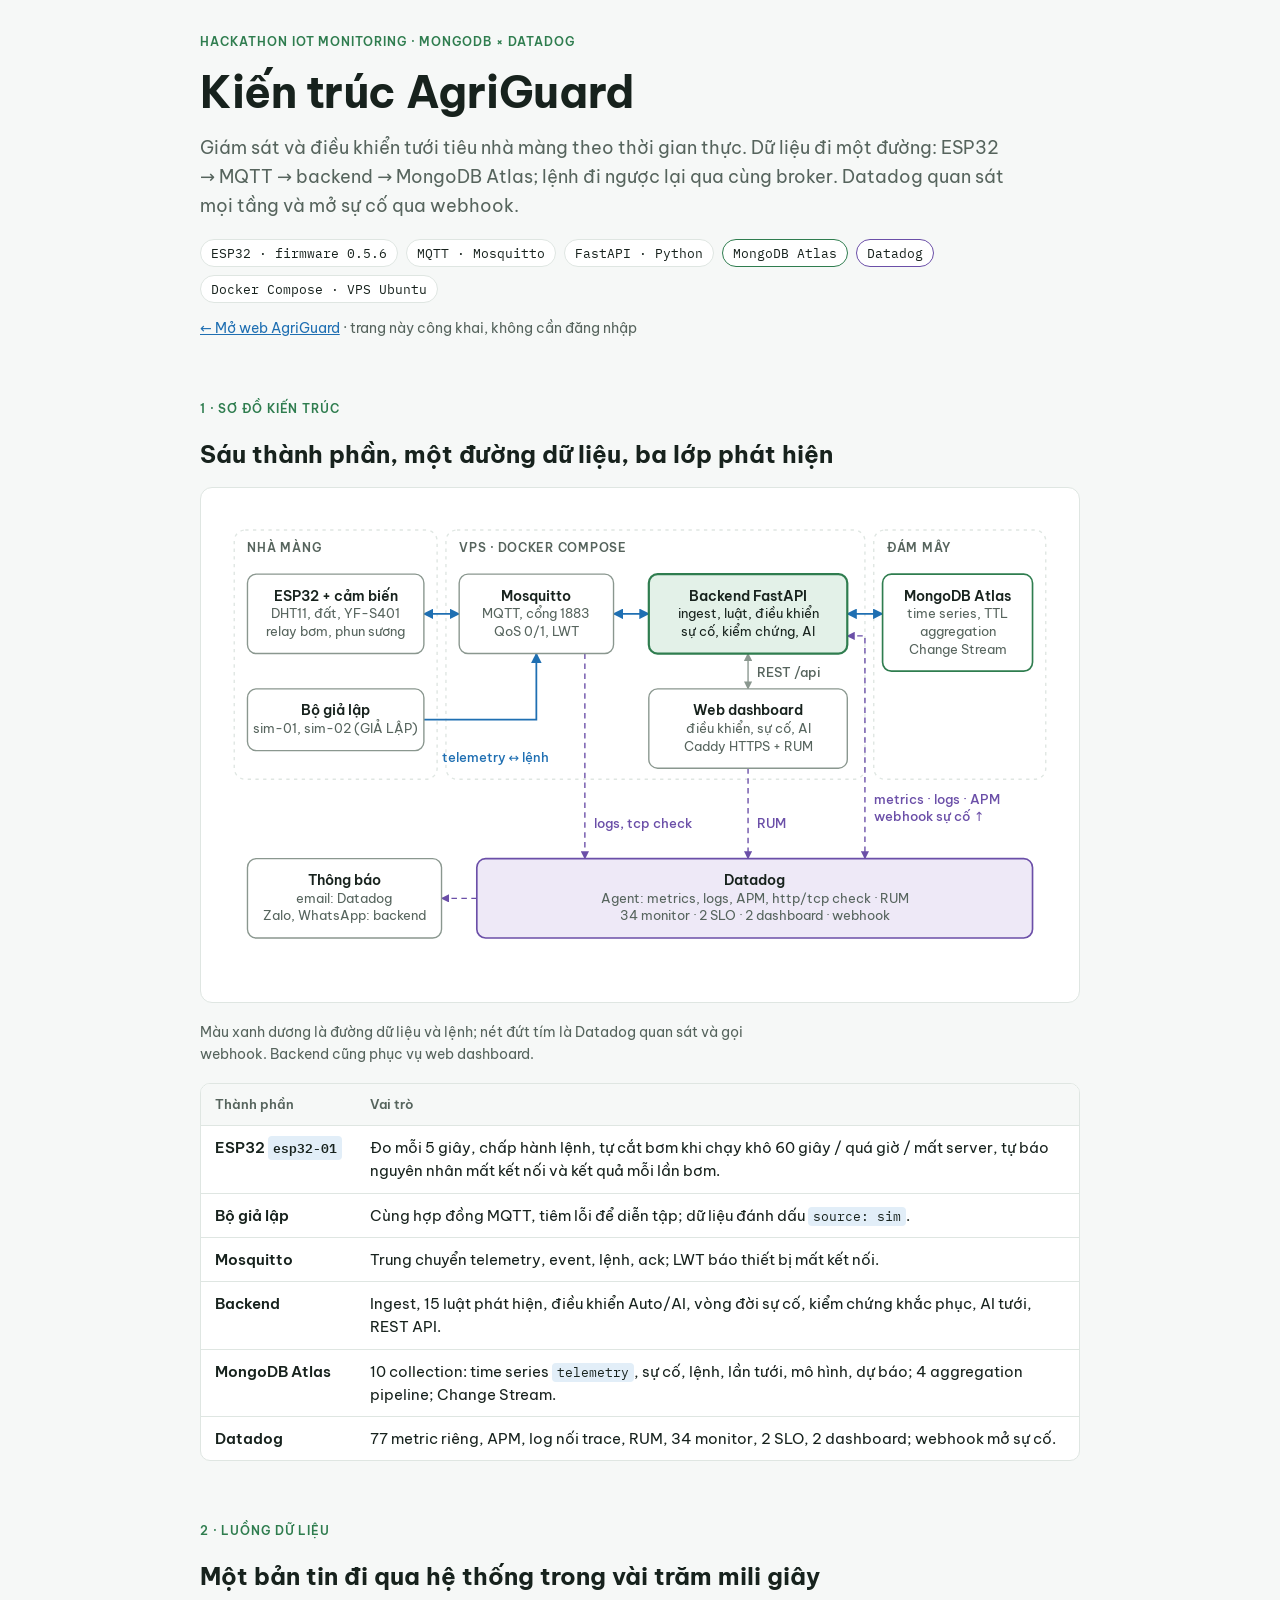
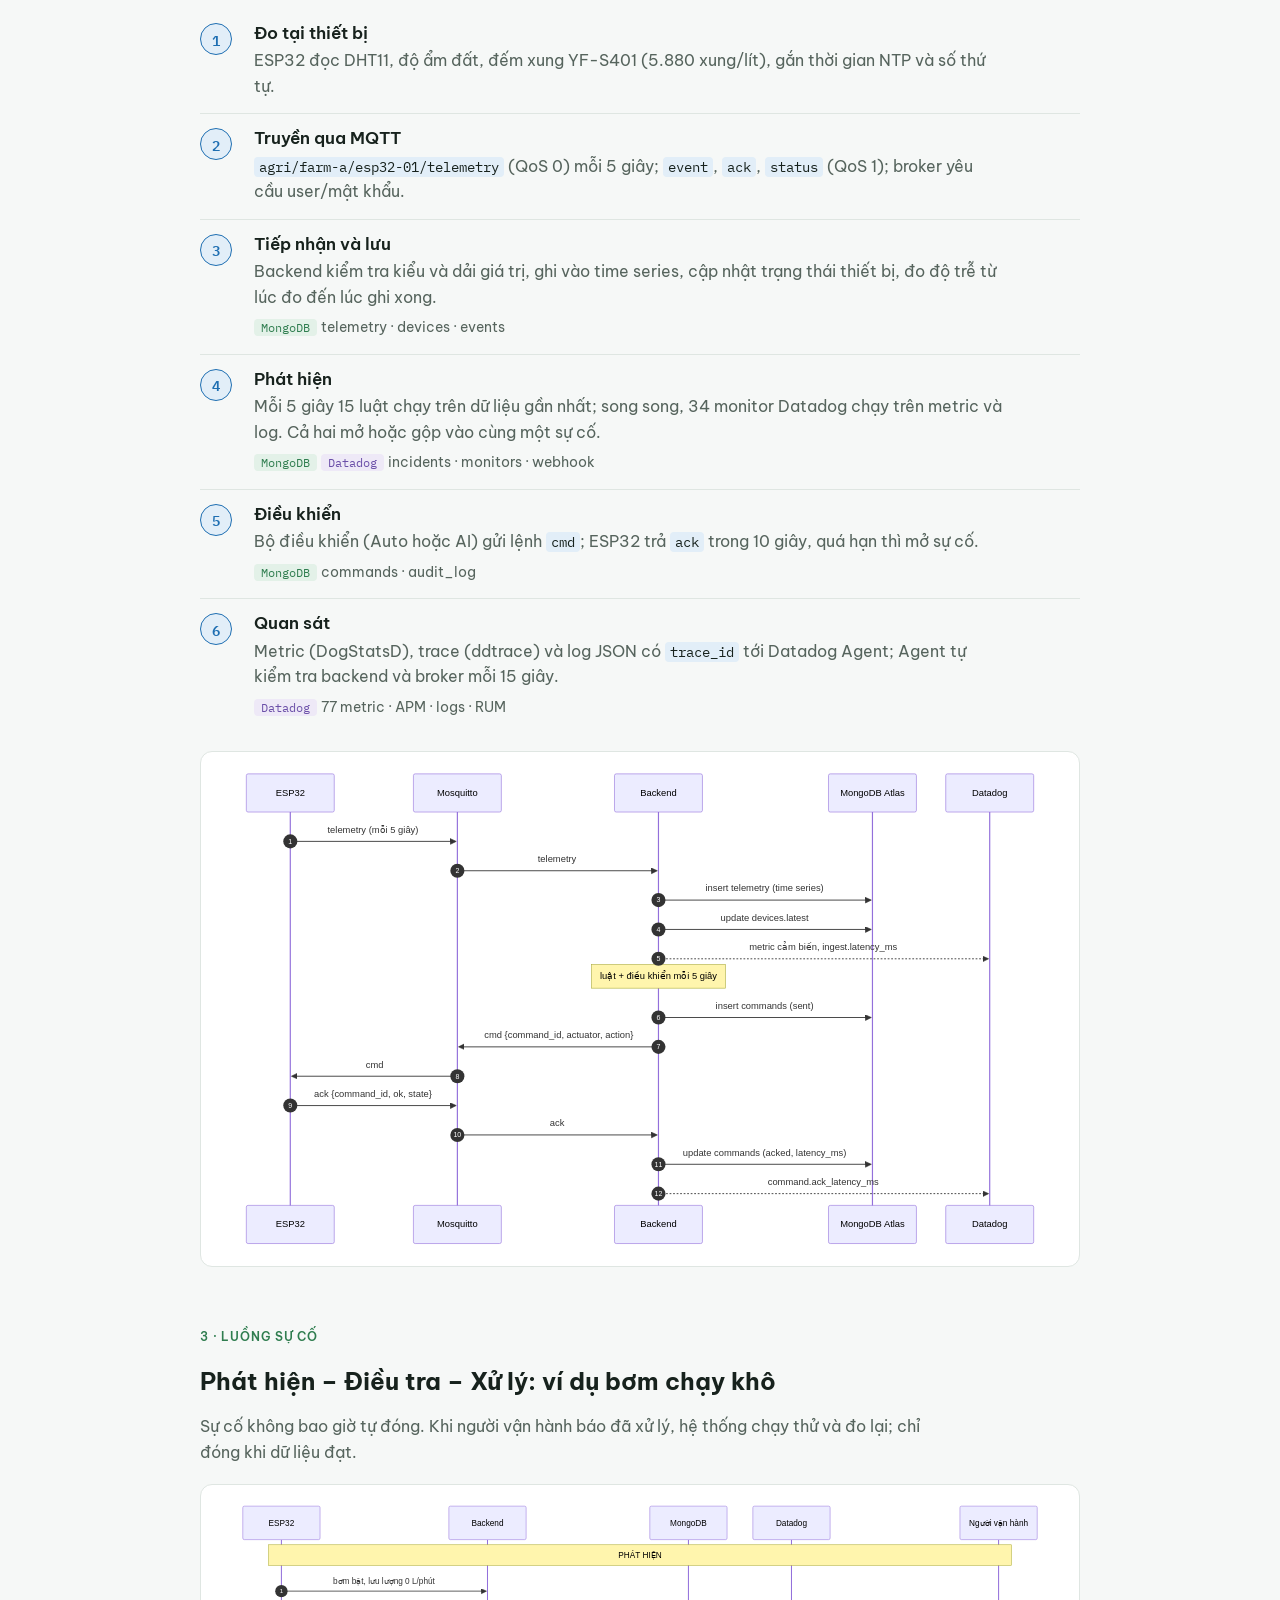
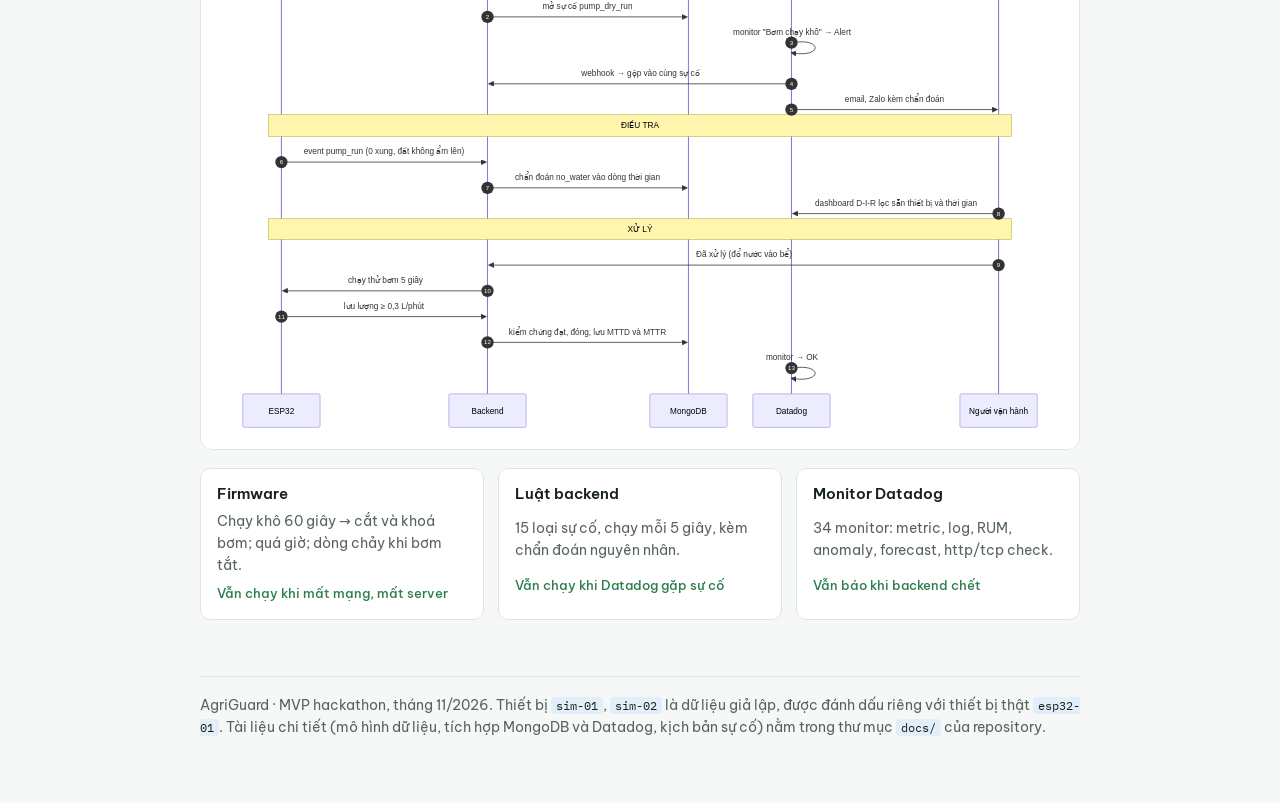
<file: web/architecture.html>
<!doctype html>
<html lang="vi">
<head>
<meta charset="utf-8">
<meta name="viewport" content="width=device-width, initial-scale=1">
<title>Kiến trúc AgriGuard</title>
<meta name="description" content="Sơ đồ kiến trúc, luồng dữ liệu và luồng sự cố của AgriGuard (ESP32 → MQTT → FastAPI → MongoDB Atlas, quan sát bằng Datadog).">
<link rel="icon" href="data:image/svg+xml,%3Csvg xmlns='http://www.w3.org/2000/svg' viewBox='0 0 32 32'%3E%3Cpath d='M16 3c5 7 9 11 9 16a9 9 0 0 1-18 0c0-5 4-9 9-16z' fill='%231f8a4c'/%3E%3C/svg%3E">
<link rel="preconnect" href="https://fonts.googleapis.com">
<link rel="stylesheet" href="https://fonts.googleapis.com/css2?family=Be+Vietnam+Pro:wght@400;500;600;700&family=IBM+Plex+Mono:wght@400;500&display=swap">
<style>
/* Layout: một cột đọc 880px; sơ đồ được rộng tới 1000px; mỗi phần = một câu hỏi của giám khảo */
:root {
  --bg: #f6f8f7;
  --surface: #ffffff;
  --ink: #17221d;
  --muted: #56645d;
  --line: #8a978f;
  --rule: #dfe6e2;
  --leaf: #2f7d4f;          /* nhà màng, backend – điểm nhấn chính */
  --leaf-soft: #e3f1e8;
  --water: #1f6fb2;         /* luồng dữ liệu */
  --water-soft: #e2eef8;
  --obs: #6b4fa8;           /* Datadog */
  --obs-soft: #eee9f7;
  --warn: #b5541c;
  --font-display: "Be Vietnam Pro", "Segoe UI", system-ui, sans-serif;
  --font-body: "Be Vietnam Pro", "Segoe UI", system-ui, sans-serif;
  --font-mono: "IBM Plex Mono", ui-monospace, "Cascadia Mono", Consolas, monospace;
}
@media (prefers-color-scheme: dark) {
  :root:not([data-theme="light"]) {
    --bg: #101613; --surface: #17201b; --ink: #e4ece7; --muted: #9fb0a7; --line: #6f8178; --rule: #27332d;
    --leaf: #5cbf85; --leaf-soft: #1c3527; --water: #63a7e3; --water-soft: #172c3e; --obs: #a98de6; --obs-soft: #261f3a;
    --warn: #e08a52; color-scheme: dark;
  }
}
:root[data-theme="dark"] {
  --bg: #101613; --surface: #17201b; --ink: #e4ece7; --muted: #9fb0a7; --line: #6f8178; --rule: #27332d;
  --leaf: #5cbf85; --leaf-soft: #1c3527; --water: #63a7e3; --water-soft: #172c3e; --obs: #a98de6; --obs-soft: #261f3a;
  --warn: #e08a52; color-scheme: dark;
}
* { box-sizing: border-box; }
body {
  background: var(--bg); color: var(--ink); font-family: var(--font-body); font-size: 16px; line-height: 1.6;
  padding-left: max(16px, env(safe-area-inset-left, 0px)); padding-right: max(16px, env(safe-area-inset-right, 0px));
  padding-block: 32px 64px;
}
.wrap { max-width: 880px; margin: 0 auto; display: grid; gap: 56px; }
.wide { max-width: 1000px; margin: 0 auto; width: 100%; }
h1, h2, h3 { font-family: var(--font-display); text-wrap: balance; line-height: 1.25; margin: 0; }
h1 { font-size: clamp(30px, 5vw, 44px); font-weight: 700; letter-spacing: -0.01em; }
h2 { font-size: 24px; font-weight: 700; }
h3 { font-size: 17px; font-weight: 600; }
p { margin: 0; max-width: 68ch; }
.eyebrow { font-family: var(--font-body); font-weight: 600; font-size: 12px; letter-spacing: 0.08em; text-transform: uppercase; color: var(--leaf); }
.lead { font-size: 18px; color: var(--muted); }
header { display: grid; gap: 14px; }
.stack { display: flex; flex-wrap: wrap; gap: 8px; margin-top: 4px; }
.chip { font-family: var(--font-mono); font-size: 12.5px; padding: 3px 10px; border-radius: 999px; border: 1px solid var(--rule); background: var(--surface); color: var(--ink); }
.chip.db { border-color: var(--leaf); }
.chip.dd { border-color: var(--obs); }
.links { font-size: 14px; color: var(--muted); }
.links a { color: var(--water); }
section { display: grid; gap: 18px; }
.figure { background: var(--surface); border: 1px solid var(--rule); border-radius: 12px; padding: 20px; overflow-x: auto; }
.figure svg { display: block; width: 100%; min-width: 640px; height: auto; }
.caption { font-size: 14px; color: var(--muted); }
/* sơ đồ */
.b { fill: var(--surface); stroke: var(--line); stroke-width: 1.25; }
.b-main { fill: var(--leaf-soft); stroke: var(--leaf); stroke-width: 2; }
.b-db { fill: var(--surface); stroke: var(--leaf); stroke-width: 1.5; }
.b-dd { fill: var(--obs-soft); stroke: var(--obs); stroke-width: 1.5; }
.c { fill: none; stroke: var(--line); stroke-width: 1.25; }
.c-data { fill: none; stroke: var(--water); stroke-width: 1.6; }
.c-obs { fill: none; stroke: var(--obs); stroke-width: 1.25; stroke-dasharray: 5 4; }
.mk { fill: var(--line); } .mk-data { fill: var(--water); } .mk-obs { fill: var(--obs); }
.t-name { fill: var(--ink); font: 600 13px var(--font-body); }
.t-line { fill: var(--muted); font: 400 11.5px var(--font-body); }
.t-edge { fill: var(--muted); font: 500 11.5px var(--font-body); }
.t-edge.data { fill: var(--water); } .t-edge.obs { fill: var(--obs); }
.t-zone { fill: var(--muted); font: 600 11px var(--font-body); letter-spacing: 0.06em; }
.zone { fill: none; stroke: var(--rule); stroke-width: 1.25; stroke-dasharray: 3 4; }
/* bảng */
.tablewrap { overflow-x: auto; border: 1px solid var(--rule); border-radius: 10px; background: var(--surface); }
table { border-collapse: collapse; width: 100%; font-size: 14.5px; }
th, td { text-align: left; padding: 10px 14px; border-bottom: 1px solid var(--rule); vertical-align: top; }
th { font-weight: 600; font-size: 13px; color: var(--muted); background: var(--bg); }
tr:last-child td { border-bottom: 0; }
td:first-child { font-weight: 600; white-space: nowrap; }
code { font-family: var(--font-mono); font-size: 0.88em; background: var(--water-soft); color: var(--ink); padding: 1px 5px; border-radius: 4px; }
/* các bước luồng dữ liệu – đúng là một trình tự */
ol.flow { list-style: none; margin: 0; padding: 0; display: grid; gap: 0; counter-reset: s; }
ol.flow li { counter-increment: s; display: grid; grid-template-columns: 40px 1fr; gap: 14px; padding: 14px 0; border-bottom: 1px solid var(--rule); }
ol.flow li:last-child { border-bottom: 0; }
ol.flow li::before { content: counter(s); width: 30px; height: 30px; border-radius: 50%; display: grid; place-items: center;
  font: 600 14px var(--font-mono); color: var(--water); border: 1.5px solid var(--water); background: var(--water-soft); }
ol.flow li > div { min-width: 0; display: grid; gap: 4px; }
.tag { font-family: var(--font-mono); font-size: 11.5px; padding: 1px 7px; border-radius: 4px; margin-right: 4px; white-space: nowrap; }
.tag.db { background: var(--leaf-soft); color: var(--leaf); }
.tag.dd { background: var(--obs-soft); color: var(--obs); }
.muted { color: var(--muted); }
pre.mermaid, .figure.seq { background: var(--surface); border: 1px solid var(--rule); border-radius: 12px; padding: 16px; overflow-x: auto; margin: 0; }
.grid3 { display: grid; grid-template-columns: repeat(auto-fit, minmax(220px, 1fr)); gap: 14px; }
.layer { background: var(--surface); border: 1px solid var(--rule); border-radius: 10px; padding: 16px; display: grid; gap: 6px; min-width: 0; }
.layer h3 { font-size: 15px; }
.layer p { font-size: 14px; color: var(--muted); }
.layer .alive { font-size: 13px; color: var(--leaf); font-weight: 500; }
footer { font-size: 13.5px; color: var(--muted); border-top: 1px solid var(--rule); padding-top: 18px; }
a:focus-visible { outline: 2px solid var(--water); outline-offset: 2px; }
@media (max-width: 560px) { td:first-child { white-space: normal; } }
</style>
<style>body { margin: 0; }.figure.seq { background: #ffffff; } .figure.seq img { display: block; width: 100%; height: auto; min-width: 560px; }
</style>
</head>
<body>
<div class="wrap">
  <header>
    <span class="eyebrow">Hackathon IoT Monitoring · MongoDB × Datadog</span>
    <h1>Kiến trúc AgriGuard</h1>
    <p class="lead">Giám sát và điều khiển tưới tiêu nhà màng theo thời gian thực. Dữ liệu đi một đường: ESP32 → MQTT → backend → MongoDB Atlas; lệnh đi ngược lại qua cùng broker. Datadog quan sát mọi tầng và mở sự cố qua webhook.</p>
    <div class="stack">
      <span class="chip">ESP32 · firmware 0.5.6</span>
      <span class="chip">MQTT · Mosquitto</span>
      <span class="chip">FastAPI · Python</span>
      <span class="chip db">MongoDB Atlas</span>
      <span class="chip dd">Datadog</span>
      <span class="chip">Docker Compose · VPS Ubuntu</span>
    </div>
    <p class="links"><a href="./">← Mở web AgriGuard</a> · trang này công khai, không cần đăng nhập</p>
  </header>

  <section>
    <div><span class="eyebrow">1 · Sơ đồ kiến trúc</span></div>
    <h2>Sáu thành phần, một đường dữ liệu, ba lớp phát hiện</h2>
    <div class="figure wide" role="img" aria-label="Sơ đồ kiến trúc AgriGuard">
      <svg viewBox="0 0 760 430" xmlns="http://www.w3.org/2000/svg">
        <defs>
          <marker id="a" viewBox="0 0 10 10" refX="9" refY="5" markerWidth="6" markerHeight="6" orient="auto-start-reverse"><path class="mk" d="M0 0L10 5L0 10z"/></marker>
          <marker id="ad" viewBox="0 0 10 10" refX="9" refY="5" markerWidth="6" markerHeight="6" orient="auto-start-reverse"><path class="mk-data" d="M0 0L10 5L0 10z"/></marker>
          <marker id="ao" viewBox="0 0 10 10" refX="9" refY="5" markerWidth="6" markerHeight="6" orient="auto-start-reverse"><path class="mk-obs" d="M0 0L10 5L0 10z"/></marker>
        </defs>
        <!-- vùng -->
        <rect class="zone" x="12" y="20" width="184" height="226" rx="10"/>
        <text class="t-zone" x="24" y="40">NHÀ MÀNG</text>
        <rect class="zone" x="204" y="20" width="380" height="226" rx="10"/>
        <text class="t-zone" x="216" y="40">VPS · DOCKER COMPOSE</text>
        <rect class="zone" x="592" y="20" width="156" height="226" rx="10"/>
        <text class="t-zone" x="604" y="40">ĐÁM MÂY</text>
        <!-- đường nối -->
        <path class="c-data" d="M184 96H216" marker-start="url(#ad)" marker-end="url(#ad)"/>
        <path class="c-data" d="M356 96H388" marker-start="url(#ad)" marker-end="url(#ad)"/>
        <path class="c-data" d="M568 96H600" marker-start="url(#ad)" marker-end="url(#ad)"/>
        <path class="c-data" d="M184 192H286V132"  marker-end="url(#ad)"/>
        <path class="c" d="M478 132V164" marker-start="url(#a)" marker-end="url(#a)"/>
        <path class="c-obs" d="M330 132V318" marker-end="url(#ao)"/>
        <path class="c-obs" d="M478 236V318" marker-end="url(#ao)"/>
        <path class="c-obs" d="M568 116H584V318" marker-start="url(#ao)" marker-end="url(#ao)"/>
        <path class="c-obs" d="M232 354H200" marker-end="url(#ao)"/>
        <!-- hộp -->
        <rect class="b" x="24" y="60" width="160" height="72" rx="8"/>
        <text class="t-name" x="104" y="84" text-anchor="middle">ESP32 + cảm biến</text>
        <text class="t-line" x="104" y="100" text-anchor="middle">DHT11, đất, YF-S401</text>
        <text class="t-line" x="104" y="116" text-anchor="middle">relay bơm, phun sương</text>
        <rect class="b" x="24" y="164" width="160" height="56" rx="8"/>
        <text class="t-name" x="104" y="188" text-anchor="middle">Bộ giả lập</text>
        <text class="t-line" x="104" y="204" text-anchor="middle">sim-01, sim-02 (GIẢ LẬP)</text>
        <rect class="b" x="216" y="60" width="140" height="72" rx="8"/>
        <text class="t-name" x="286" y="84" text-anchor="middle">Mosquitto</text>
        <text class="t-line" x="286" y="100" text-anchor="middle">MQTT, cổng 1883</text>
        <text class="t-line" x="286" y="116" text-anchor="middle">QoS 0/1, LWT</text>
        <rect class="b-main" x="388" y="60" width="180" height="72" rx="8"/>
        <text class="t-name" x="478" y="84" text-anchor="middle">Backend FastAPI</text>
        <text class="t-line" x="478" y="100" text-anchor="middle" style="fill:var(--ink)">ingest, luật, điều khiển</text>
        <text class="t-line" x="478" y="116" text-anchor="middle" style="fill:var(--ink)">sự cố, kiểm chứng, AI</text>
        <rect class="b-db" x="600" y="60" width="136" height="88" rx="8"/>
        <text class="t-name" x="668" y="84" text-anchor="middle">MongoDB Atlas</text>
        <text class="t-line" x="668" y="100" text-anchor="middle">time series, TTL</text>
        <text class="t-line" x="668" y="116" text-anchor="middle">aggregation</text>
        <text class="t-line" x="668" y="132" text-anchor="middle">Change Stream</text>
        <rect class="b" x="388" y="164" width="180" height="72" rx="8"/>
        <text class="t-name" x="478" y="188" text-anchor="middle">Web dashboard</text>
        <text class="t-line" x="478" y="204" text-anchor="middle">điều khiển, sự cố, AI</text>
        <text class="t-line" x="478" y="220" text-anchor="middle">Caddy HTTPS + RUM</text>
        <rect class="b-dd" x="232" y="318" width="504" height="72" rx="8"/>
        <text class="t-name" x="484" y="342" text-anchor="middle">Datadog</text>
        <text class="t-line" x="484" y="358" text-anchor="middle">Agent: metrics, logs, APM, http/tcp check · RUM</text>
        <text class="t-line" x="484" y="374" text-anchor="middle">34 monitor · 2 SLO · 2 dashboard · webhook</text>
        <rect class="b" x="24" y="318" width="176" height="72" rx="8"/>
        <text class="t-name" x="112" y="342" text-anchor="middle">Thông báo</text>
        <text class="t-line" x="112" y="358" text-anchor="middle">email: Datadog</text>
        <text class="t-line" x="112" y="374" text-anchor="middle">Zalo, WhatsApp: backend</text>
        <!-- nhãn -->
        <text class="t-edge" x="486" y="153">REST /api</text>
        <text class="t-edge obs" x="486" y="290">RUM</text>
        <text class="t-edge obs" x="338" y="290">logs, tcp check</text>
        <text class="t-edge obs" x="592" y="268">metrics · logs · APM</text>
        <text class="t-edge obs" x="592" y="284">webhook sự cố ↑</text>
        <text class="t-edge data" x="200" y="230">telemetry ↔ lệnh</text>
      </svg>
    </div>
    <p class="caption">Màu xanh dương là đường dữ liệu và lệnh; nét đứt tím là Datadog quan sát và gọi webhook. Backend cũng phục vụ web dashboard.</p>
    <div class="tablewrap">
      <table>
        <thead><tr><th>Thành phần</th><th>Vai trò</th></tr></thead>
        <tbody>
          <tr><td>ESP32 <code>esp32-01</code></td><td>Đo mỗi 5 giây, chấp hành lệnh, tự cắt bơm khi chạy khô 60 giây / quá giờ / mất server, tự báo nguyên nhân mất kết nối và kết quả mỗi lần bơm.</td></tr>
          <tr><td>Bộ giả lập</td><td>Cùng hợp đồng MQTT, tiêm lỗi để diễn tập; dữ liệu đánh dấu <code>source: sim</code>.</td></tr>
          <tr><td>Mosquitto</td><td>Trung chuyển telemetry, event, lệnh, ack; LWT báo thiết bị mất kết nối.</td></tr>
          <tr><td>Backend</td><td>Ingest, 15 luật phát hiện, điều khiển Auto/AI, vòng đời sự cố, kiểm chứng khắc phục, AI tưới, REST API.</td></tr>
          <tr><td>MongoDB Atlas</td><td>10 collection: time series <code>telemetry</code>, sự cố, lệnh, lần tưới, mô hình, dự báo; 4 aggregation pipeline; Change Stream.</td></tr>
          <tr><td>Datadog</td><td>77 metric riêng, APM, log nối trace, RUM, 34 monitor, 2 SLO, 2 dashboard; webhook mở sự cố.</td></tr>
        </tbody>
      </table>
    </div>
  </section>

  <section>
    <div><span class="eyebrow">2 · Luồng dữ liệu</span></div>
    <h2>Một bản tin đi qua hệ thống trong vài trăm mili giây</h2>
    <ol class="flow">
      <li><div><h3>Đo tại thiết bị</h3><p class="muted">ESP32 đọc DHT11, độ ẩm đất, đếm xung YF-S401 (5.880 xung/lít), gắn thời gian NTP và số thứ tự.</p></div></li>
      <li><div><h3>Truyền qua MQTT</h3><p class="muted"><code>agri/farm-a/esp32-01/telemetry</code> (QoS 0) mỗi 5 giây; <code>event</code>, <code>ack</code>, <code>status</code> (QoS 1); broker yêu cầu user/mật khẩu.</p></div></li>
      <li><div><h3>Tiếp nhận và lưu</h3><p class="muted">Backend kiểm tra kiểu và dải giá trị, ghi vào time series, cập nhật trạng thái thiết bị, đo độ trễ từ lúc đo đến lúc ghi xong.</p><p><span class="tag db">MongoDB</span><span class="muted" style="font-size:14px">telemetry · devices · events</span></p></div></li>
      <li><div><h3>Phát hiện</h3><p class="muted">Mỗi 5 giây 15 luật chạy trên dữ liệu gần nhất; song song, 34 monitor Datadog chạy trên metric và log. Cả hai mở hoặc gộp vào cùng một sự cố.</p><p><span class="tag db">MongoDB</span><span class="tag dd">Datadog</span><span class="muted" style="font-size:14px">incidents · monitors · webhook</span></p></div></li>
      <li><div><h3>Điều khiển</h3><p class="muted">Bộ điều khiển (Auto hoặc AI) gửi lệnh <code>cmd</code>; ESP32 trả <code>ack</code> trong 10 giây, quá hạn thì mở sự cố.</p><p><span class="tag db">MongoDB</span><span class="muted" style="font-size:14px">commands · audit_log</span></p></div></li>
      <li><div><h3>Quan sát</h3><p class="muted">Metric (DogStatsD), trace (ddtrace) và log JSON có <code>trace_id</code> tới Datadog Agent; Agent tự kiểm tra backend và broker mỗi 15 giây.</p><p><span class="tag dd">Datadog</span><span class="muted" style="font-size:14px">77 metric · APM · logs · RUM</span></p></div></li>
    </ol>
<div class="figure seq"><img src="[data-uri]" alt="Sơ đồ trình tự: telemetry và lệnh điều khiển"></div>
  </section>

  <section>
    <div><span class="eyebrow">3 · Luồng sự cố</span></div>
    <h2>Phát hiện – Điều tra – Xử lý: ví dụ bơm chạy khô</h2>
    <p class="muted">Sự cố không bao giờ tự đóng. Khi người vận hành báo đã xử lý, hệ thống chạy thử và đo lại; chỉ đóng khi dữ liệu đạt.</p>
<div class="figure seq"><img src="[data-uri]" alt="Sơ đồ trình tự: sự cố bơm chạy khô qua Phát hiện, Điều tra, Xử lý"></div>
    <div class="grid3">
      <div class="layer"><h3>Firmware</h3><p>Chạy khô 60 giây → cắt và khoá bơm; quá giờ; dòng chảy khi bơm tắt.</p><span class="alive">Vẫn chạy khi mất mạng, mất server</span></div>
      <div class="layer"><h3>Luật backend</h3><p>15 loại sự cố, chạy mỗi 5 giây, kèm chẩn đoán nguyên nhân.</p><span class="alive">Vẫn chạy khi Datadog gặp sự cố</span></div>
      <div class="layer"><h3>Monitor Datadog</h3><p>34 monitor: metric, log, RUM, anomaly, forecast, http/tcp check.</p><span class="alive">Vẫn báo khi backend chết</span></div>
    </div>
  </section>

  <footer>
    AgriGuard · MVP hackathon, tháng 11/2026. Thiết bị <code>sim-01</code>, <code>sim-02</code> là dữ liệu giả lập, được đánh dấu riêng với thiết bị thật <code>esp32-01</code>. Tài liệu chi tiết (mô hình dữ liệu, tích hợp MongoDB và Datadog, kịch bản sự cố) nằm trong thư mục <code>docs/</code> của repository.
  </footer>
</div>
</body>
</html>
</file>
